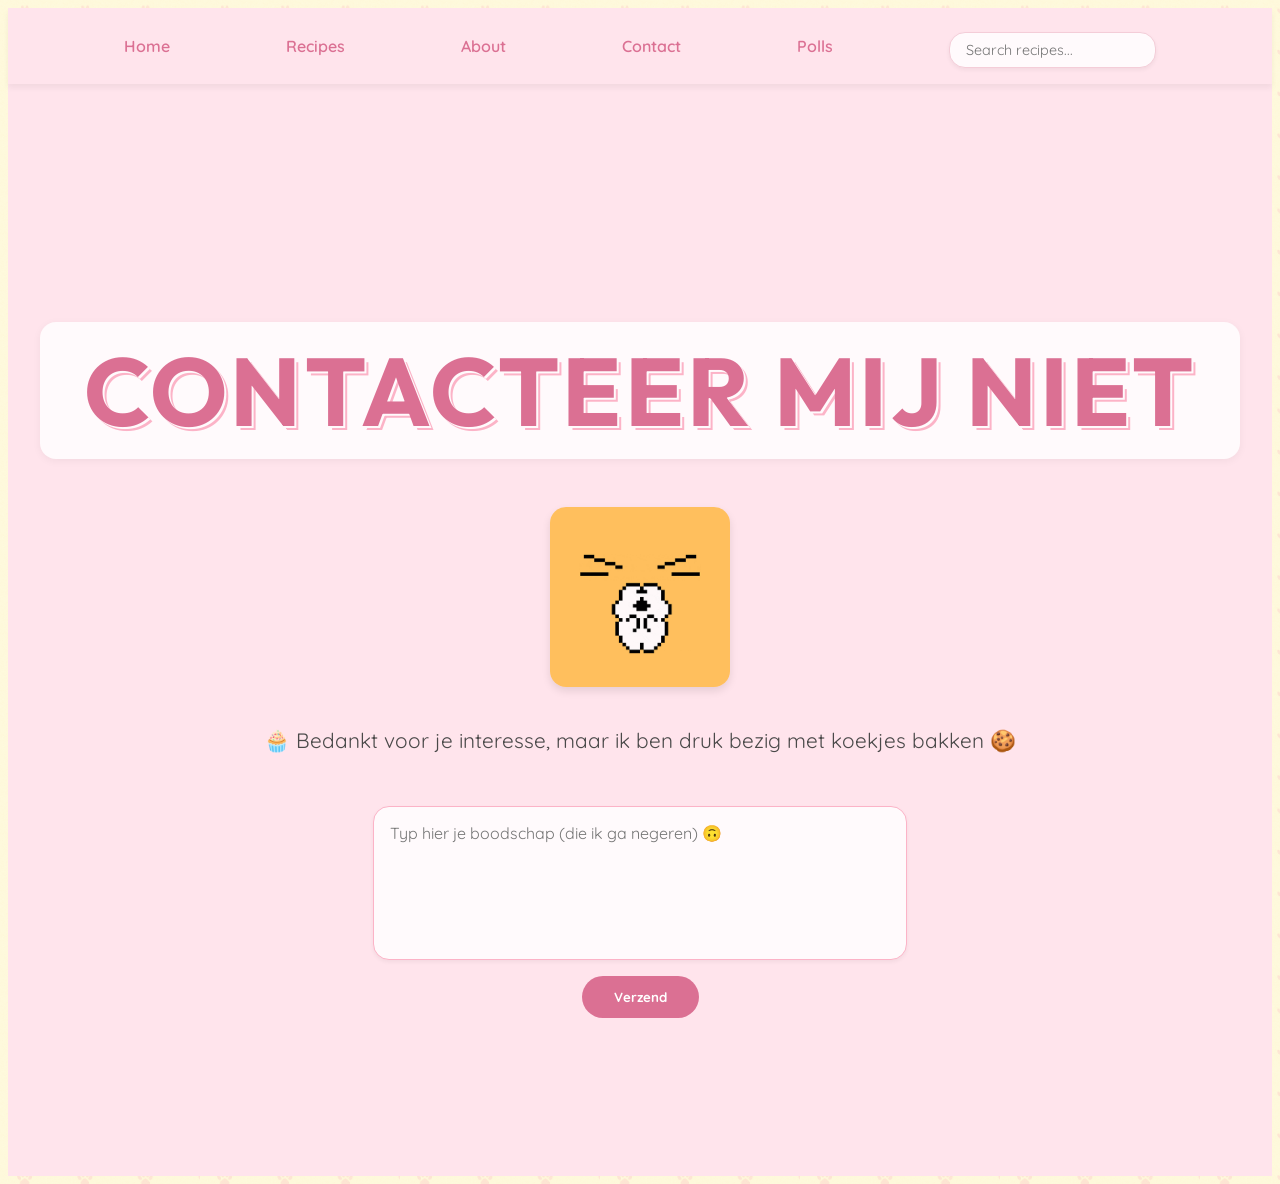
<file: contact.html>
<!DOCTYPE html>
<html lang="nl">
<head>
  <meta charset="UTF-8" />
  <title>Contact – Niet Dus</title>
  <link rel="stylesheet" href="style.css" />
  <link rel="icon" type="image/png" href="images/icon2.png" />
  <link href="https://fonts.googleapis.com/css2?family=Quicksand&family=Outfit&display=swap" rel="stylesheet">
  <meta name="viewport" content="width=device-width, initial-scale=1.0" />
</head>

<body>
  <!-- 🍓 Navigation -->
  <nav class="navbar">
    <ul class="nav-bar-content">
      <li><a href="index.html">Home</a></li>
      <li><a href="index.html#recipes">Recipes</a></li>
      <li><a href="index.html#about">About</a></li>
      <li><a href="contact.html">Contact</a></li>
      <li><a href="polls.html">Polls</a></li>
      <li>
        <form class="nav-search-form" action="index.html" methode="GET">
          <input type="text" id="searchInput" name="search" placeholder="Search recipes..."/>
        </form>
      </li>
    </ul>
  </nav>

  <!-- 🚫 CONTACTEER MIJ NIET -->
  <section class="no-contact">
    <h1>CONTACTEER MIJ NIET</h1>
    <img src="images/bunny.gif" alt="boze bunny" class="bunny-gif" />
    <p>🧁 Bedankt voor je interesse, maar ik ben druk bezig met koekjes bakken 🍪</p>
    <form class="fake-form">
        <textarea placeholder="Typ hier je boodschap (die ik ga negeren) 🙃"></textarea>
        <button id="escape-button">Verzend</button>
      </form>
    </section>
  </section>
  <script>
    const btn = document.getElementById('escape-button');

    btn.addEventListener('mouseover', () => {
      const maxX = window.innerWidth - btn.offsetWidth;
      const maxY = window.innerHeight - btn.offsetHeight;
      const randomX = Math.floor(Math.random() * maxX);
      const randomY = Math.floor(Math.random() * maxY);

      btn.style.position = 'absolute';
      btn.style.left = randomX + 'px';
      btn.style.top = randomY + 'px';
    });
  </script>
</body>
</html>
</file>
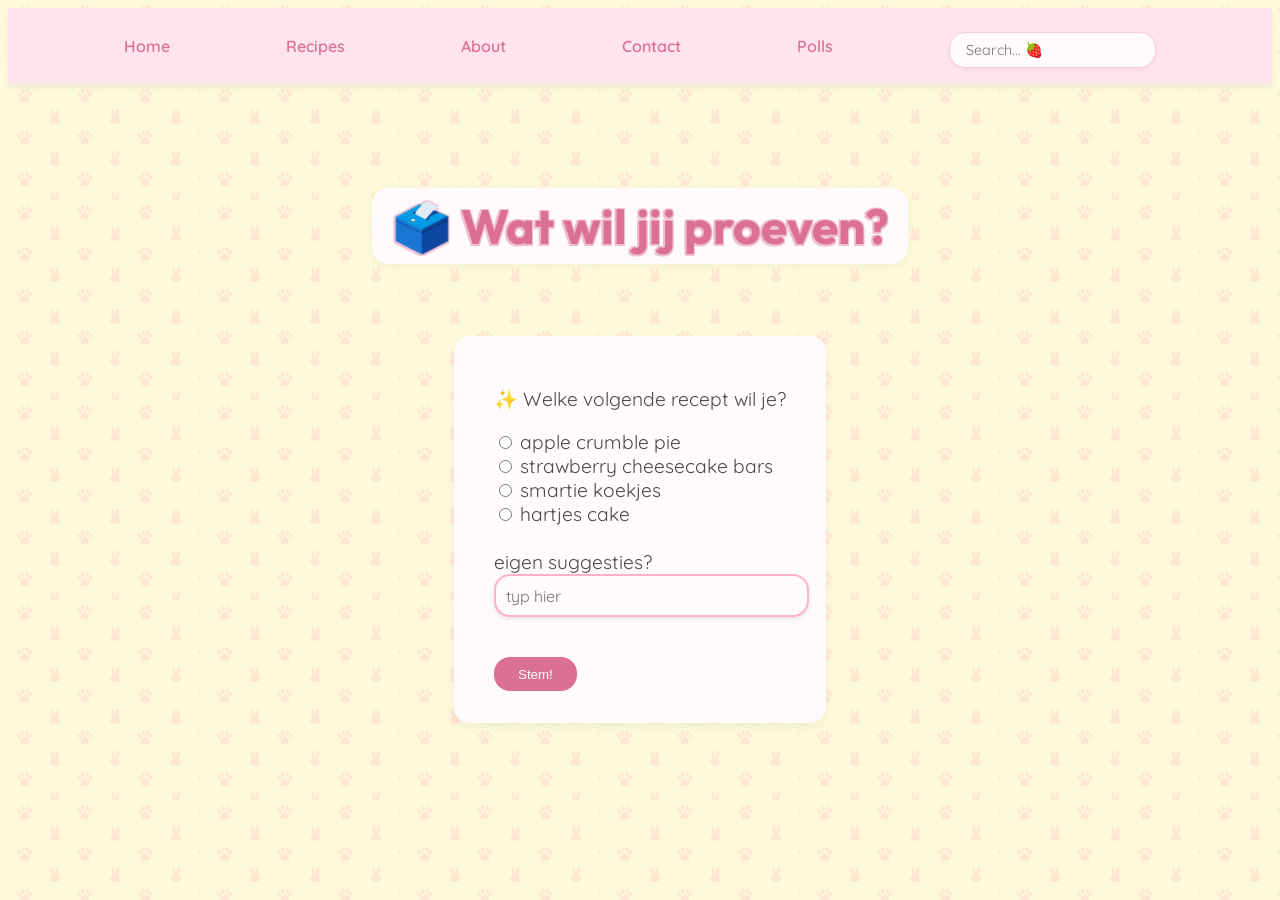
<file: polls.html>
<!DOCTYPE html>
<html lang="nl">
<head>
  <meta charset="UTF-8">
  <title>Polls jouw mening telt (soms)</title>
  <link rel="stylesheet" href="style.css" />
  <link rel="icon" type="image/png" href="images/icon2.png" />
  <link href="https://fonts.googleapis.com/css2?family=Quicksand&family=Outfit&display=swap" rel="stylesheet">
</head>
<body>

<nav class="navbar">
  <ul class="nav-bar-content">
    <li><a href="index.html">Home</a></li>
    <li><a href="index.html#recipes">Recipes</a></li>
    <li><a href="index.html#about">About</a></li>
    <li><a href="contact.html">Contact</a></li>
    <li><a href="polls.html">Polls</a></li>
    <li>
      <form class="nav-search-form" action="index.html" method="GET">
        <input type="text" id="searchInput" name="search" placeholder="Search... 🍓">
      </form>
    </li>
  </ul>
</nav>

<section class="polls">
  <h1>🗳️ Wat wil jij proeven?</h1>

  <div class="poll-box">
    <form id="poll-form">
        <p>✨ Welke volgende recept wil je?</p>
        <label><input type="radio" name="recipe" value="apple pie"> apple crumble pie</label><br>
        <label><input type="radio" name="recipe" value="cheesecake"> strawberry cheesecake bars</label><br>
        <label><input type="radio" name="recipe" value="smartie koekjes"> smartie koekjes</label><br>
        <label><input type="radio" name="recipe" value="hartjes cake"> hartjes cake</label><br><br>
        <label for="custom"> eigen suggesties?</label><br>
        <input type="text" id="custom" name="custom" placeholder="typ hier"/> <br><br>
        <button type="submit">Stem!</button>
    </form>
  </div>
  <div id="poll-result" style="display:none; margin-top: 2rem;"></div>
</section>

<script>
  const pollForm = document.getElementById('poll-form');
  const pollBox = document.querySelector('.poll-box');
  const resultBox = document.getElementById('poll-result');

  pollForm.addEventListener('submit', function(e) {
    e.preventDefault();

    // Clear previous content in result
    resultBox.innerHTML = "";

    // Find which radio button is checked
    let selected = "";
    if (pollForm.recipe.length) {
      for (let i = 0; i < pollForm.recipe.length; i++) {
        if (pollForm.recipe[i].checked) {
          selected = pollForm.recipe[i].value;
          break;
        }
      }
    } else {
      // If there's only one radio input, just check that
      if (pollForm.recipe && pollForm.recipe.checked) {
        selected = pollForm.recipe.value;
      }
    }

    // Get custom suggestion
    const custom = document.getElementById('custom').value.trim();

    // Final choice is either the radio selection or the custom text
    let finalChoice = selected;
    if (!selected && custom) {
      finalChoice = custom;
    }

    if (!finalChoice) {
      // No valid choice => show error, keep poll box visible
      resultBox.innerHTML = `<p>😅 Je moet iets kiezen of invullen!</p>`;
      resultBox.style.display = 'block';
      pollForm.style.display = 'block';
      pollBox.style.display = 'block'; // keep poll box visible
    } else {
      // Valid choice => hide poll box, show thank you message + GIF
      resultBox.innerHTML = `
        <img src="images/giphy.gif" alt="Thank you bunny"
             style="max-width: 200px; margin-bottom: 1rem;"/>
        <p>🎉 Bedankt voor je stem op <strong>${finalChoice}</strong>!</p>
      `;
      resultBox.style.display = 'block';
      pollForm.style.display = 'none';
      pollBox.style.display = 'none'; // HIDE the poll box => no white background left
    }
  });
</script>

  
</body>
</html>
</file>
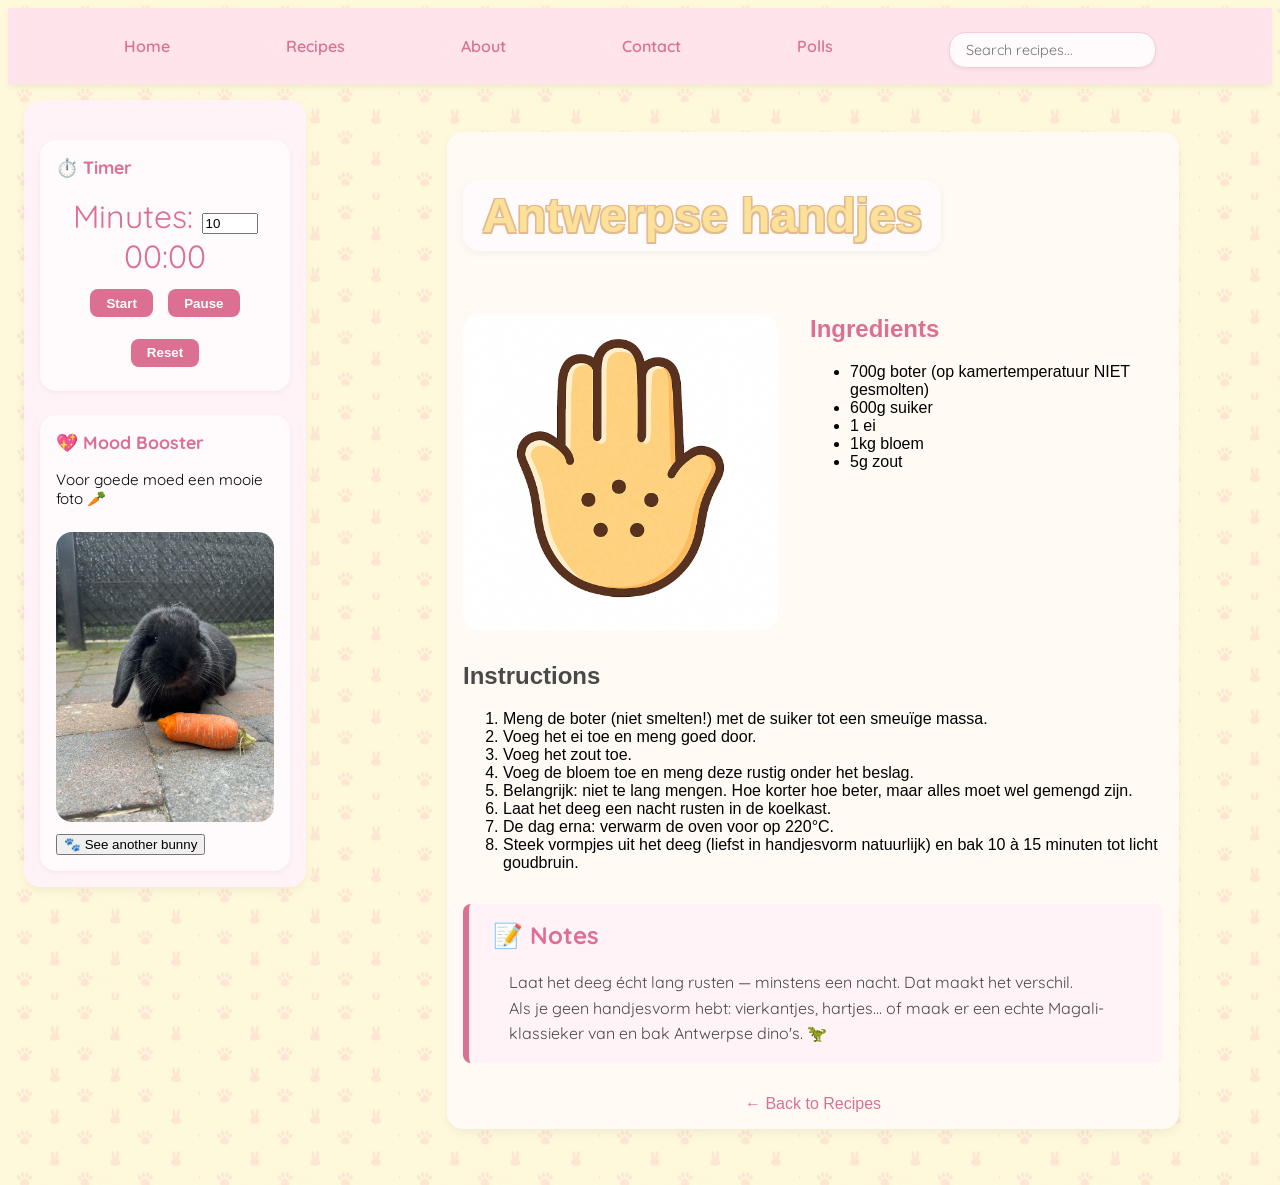
<file: recepten/antwerpse_handjes.html>
<!DOCTYPE html>
<html lang="en">
<head>
  <meta charset="UTF-8">
  <title>antwerpse handjes</title>
  <link rel="stylesheet" href="../style.css">
  <link href="https://fonts.googleapis.com/css2?family=Caveat&family=Quicksand&display=swap" rel="stylesheet">
  <link rel="icon" type="image/png" href="../images/icon2.png">
  <meta name="viewport" content="width=device-width, initial-scale=1.0">
</head>

<body>
  <!-- 🍓 Navigation Bar -->
  <header>
    <nav class="navbar">
      <ul class="nav-bar-content">
        <li><a href="../index.html">Home</a></li>
        <li><a href="../index.html">Recipes</a></li>
        <li><a href="../index.html">About</a></li>
        <li><a href="../contact.html">Contact</a></li>
        <li><a href="../polls.html">Polls</a></li>
        <li>
          <form class="nav-search-form" action="../index.html" methode="GET">
            <input type="text" id="searchInput" name="search" placeholder="Search recipes..."/>
          </form>
        </li>
      </ul>
    </nav>
  </header>

  <!-- 🍰 Layout: Sidebar + Main Content -->
  <div class="layout">

    <!-- ⏱️ Timer in Sidebar -->
    <aside class="sidebar">
      <section class="sidebar-box">
        <h3>⏱️ Timer</h3>
        <div class="timer">
          <label for="minutes">Minutes:</label>
          <input type="number" id="minutes" min="1" max="240" value="10">
          <div id="time-display">10:00</div>
          <div class="timer-buttons">
            <button onclick="startCountdown()">Start</button>
            <button onclick="pauseCountdown()">Pause</button>
            <button onclick="resetCountdown()">Reset</button>
          </div>
        </div>
      </section>
      <section class="sidebar-box" id="mood-booster">
        <h3>💖 Mood Booster</h3>
        <p>Voor goede moed een mooie foto  🥕</p>
        <img id="bunny-img" src="" alt="Cute bunny" style="width:100%; border-radius: 1rem; margin-top: 0.5rem;">
        <button onclick="showAnotherBunny()" style="margin-top: 0.5rem;">🐾 See another bunny</button>
      </section>
    </aside>

    <!-- 🧁 Main Recipe Content -->
    <main class="recipe-page">
      <h1>Antwerpse handjes</h1>

      <div class="recipe-layout">
        <img src="../images/antwerpse_handjes.png" class="recipe-photo" alt="Antwerpse handjes">

        <div class="recipe-details">
          <h2>Ingredients</h2>
          <ul>
            <li>700g boter (op kamertemperatuur NIET gesmolten)</li>
            <li>600g suiker</li>
            <li>1 ei</li>
            <li>1kg bloem</li>
            <li>5g zout</li>
          </ul>
        </div>
      </div>

      <h2>Instructions</h2>
      <ol>
        <li>Meng de boter (niet smelten!) met de suiker tot een smeuïge massa.</li>
        <li>Voeg het ei toe en meng goed door.</li>
        <li>Voeg het zout toe.</li>
        <li>Voeg de bloem toe en meng deze rustig onder het beslag.</li>
        <li>Belangrijk: niet te lang mengen. Hoe korter hoe beter, maar alles moet wel gemengd zijn.</li>
        <li>Laat het deeg een nacht rusten in de koelkast.</li>
        <li>De dag erna: verwarm de oven voor op 220°C.</li>
        <li>Steek vormpjes uit het deeg (liefst in handjesvorm natuurlijk) en bak 10 à 15 minuten tot licht goudbruin.</li>
      </ol>

      <section class="recipe-notes">
        <h2>📝 Notes</h2>
        <p>
            Laat het deeg écht lang rusten — minstens een nacht. Dat maakt het verschil.  
            <br>Als je geen handjesvorm hebt: vierkantjes, hartjes... of maak er een echte Magali-klassieker van en bak Antwerpse dino's. 🦖
          
        </p>
      </section>

      <a href="../index.html" class="back-link">← Back to Recipes</a>
    </main>

  </div>

  <!-- ⏲️ Countdown Timer JavaScript -->
  <script>
    let countdownTimer;
    let remainingSeconds = 0;
    let running = false;

    function updateTimeDisplay() {
      const minutes = String(Math.floor(remainingSeconds / 60)).padStart(2, '0');
      const seconds = String(remainingSeconds % 60).padStart(2, '0');
      document.getElementById('time-display').textContent = `${minutes}:${seconds}`;
    }

    function startCountdown() {
      if (running) return;

      const minutesInput = document.getElementById('minutes');
      if (remainingSeconds === 0) {
        remainingSeconds = parseInt(minutesInput.value) * 60;
      }

      running = true;
      countdownTimer = setInterval(() => {
        remainingSeconds--;
        updateTimeDisplay();

        if (remainingSeconds <= 0) {
          clearInterval(countdownTimer);
          running = false;
          alert("⏰ Time's up!");
        }
      }, 1000);
    }

    function pauseCountdown() {
      clearInterval(countdownTimer);
      running = false;
    }

    function resetCountdown() {
      pauseCountdown();
      remainingSeconds = parseInt(document.getElementById('minutes').value) * 60;
      updateTimeDisplay();
    }

    document.addEventListener("DOMContentLoaded", updateTimeDisplay);
  </script>

<script>
  document.addEventListener("DOMContentLoaded", () => {
    const bunnyImages = [
      "../bunnies/bun.JPG",
      "../bunnies/bun1.JPG",
      "../bunnies/bun3.PNG",
      "../bunnies/bun4.JPG",
      "../bunnies/bun5.JPG",
      "../bunnies/bun6.JPG",
      "../bunnies/bun7.JPG",
      "../bunnies/bun8.JPG",
      "../bunnies/bun9.JPG",
      "../bunnies/bun10.jpg"
    ];

    function showAnotherBunny() {
      const bunnyImg = document.getElementById("bunny-img");
      const currentSrc = bunnyImg.src;
      let newSrc;

      do {
        const randomIndex = Math.floor(Math.random() * bunnyImages.length);
        newSrc = bunnyImages[randomIndex];
      } while (bunnyImg.src.includes(newSrc) && bunnyImages.length > 1);

      bunnyImg.src = newSrc;
    }

    // Show a random bunny on page load
    showAnotherBunny();

    // Make the function accessible to the button's onclick
    window.showAnotherBunny = showAnotherBunny;
  });
</script>



</body>
</html>
</file>
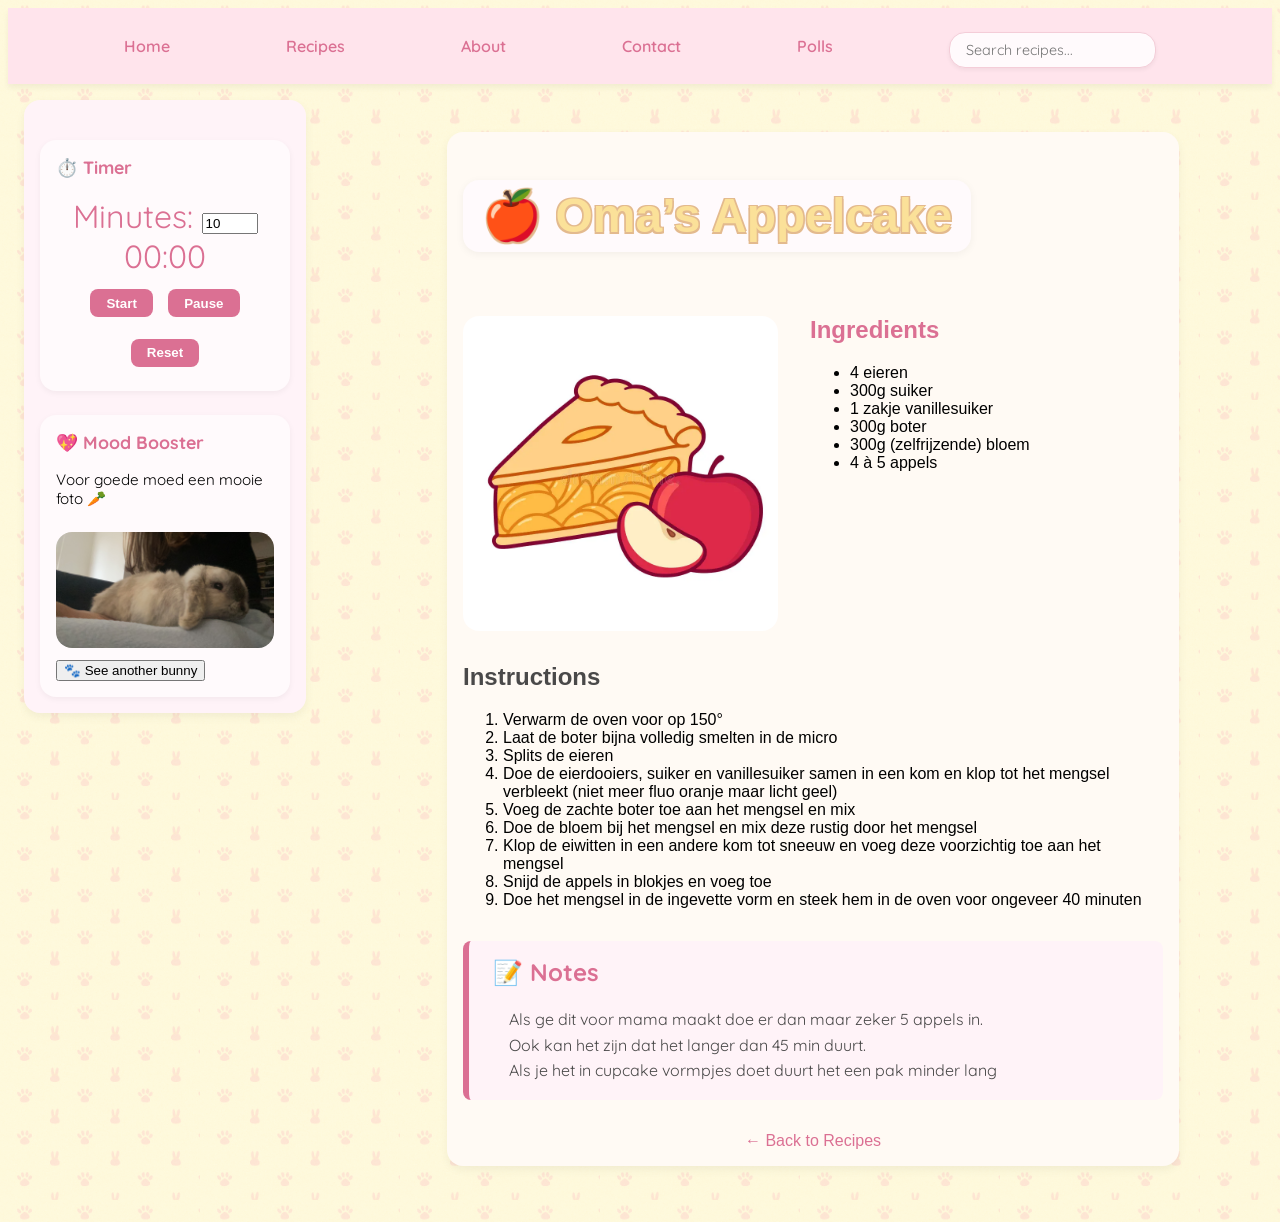
<file: recepten/appelcake.html>
<!DOCTYPE html>
<html lang="en">
<head>
  <meta charset="UTF-8">
  <title>🍎 Oma’s Appelcake</title>
  <link rel="stylesheet" href="../style.css">
  <link href="https://fonts.googleapis.com/css2?family=Caveat&family=Quicksand&display=swap" rel="stylesheet">
  <link rel="icon" type="image/png" href="../images/icon2.png">
  <meta name="viewport" content="width=device-width, initial-scale=1.0">
</head>

<body>
  <!-- 🍓 Navigation Bar -->
  <header>
    <nav class="navbar">
      <ul class="nav-bar-content">
        <li><a href="../index.html">Home</a></li>
        <li><a href="../index.html#recipes">Recipes</a></li>
        <li><a href="../index.html#about">About</a></li>
        <li><a href="../contact.html">Contact</a></li>
        <li><a href="../polls.html">Polls</a></li>
        <li>
          <form class="nav-search-form" action="../index.html" methode="GET">
            <input type="text" id="searchInput" name="search" placeholder="Search recipes..."/>
          </form>
        </li>
      </ul>
    </nav>
  </header>

  <!-- 🍰 Layout: Sidebar + Main Content -->
  <div class="layout">

    <!-- ⏱️ Timer in Sidebar -->
    <aside class="sidebar">
      <section class="sidebar-box">
        <h3>⏱️ Timer</h3>
        <div class="timer">
          <label for="minutes">Minutes:</label>
          <input type="number" id="minutes" min="1" max="240" value="10">
          <div id="time-display">10:00</div>
          <div class="timer-buttons">
            <button onclick="startCountdown()">Start</button>
            <button onclick="pauseCountdown()">Pause</button>
            <button onclick="resetCountdown()">Reset</button>
          </div>
        </div>
      </section>
      <section class="sidebar-box" id="mood-booster">
        <h3>💖 Mood Booster</h3>
        <p>Voor goede moed een mooie foto  🥕</p>
        <img id="bunny-img" src="" alt="Cute bunny" style="width:100%; border-radius: 1rem; margin-top: 0.5rem;">
        <button onclick="showAnotherBunny()" style="margin-top: 0.5rem;">🐾 See another bunny</button>
      </section>
    </aside>

    <!-- 🧁 Main Recipe Content -->
    <main class="recipe-page">
      <h1>🍎 Oma’s Appelcake</h1>

      <div class="recipe-layout">
        <img src="../images/appelcake.webp" class="recipe-photo" alt="Oma’s appelcake">

        <div class="recipe-details">
          <h2>Ingredients</h2>
          <ul>
            <li>4 eieren</li>
            <li>300g suiker</li>
            <li>1 zakje vanillesuiker</li>
            <li>300g boter</li>
            <li>300g (zelfrijzende) bloem</li>
            <li>4 à 5 appels</li>
          </ul>
        </div>
      </div>

      <h2>Instructions</h2>
      <ol>
        <li>Verwarm de oven voor op 150°</li>
        <li>Laat de boter bijna volledig smelten in de micro</li>
        <li>Splits de eieren</li>
        <li>Doe de eierdooiers, suiker en vanillesuiker samen in een kom en klop tot het mengsel verbleekt (niet meer fluo oranje maar licht geel)</li>
        <li>Voeg de zachte boter toe aan het mengsel en mix</li>
        <li>Doe de bloem bij het mengsel en mix deze rustig door het mengsel</li>
        <li>Klop de eiwitten in een andere kom tot sneeuw en voeg deze voorzichtig toe aan het mengsel</li>
        <li>Snijd de appels in blokjes en voeg toe</li>
        <li>Doe het mengsel in de ingevette vorm en steek hem in de oven voor ongeveer 40 minuten</li>
      </ol>

      <section class="recipe-notes">
        <h2>📝 Notes</h2>
        <p>
          Als ge dit voor mama maakt doe er dan maar zeker 5 appels in. 
          <br>Ook kan het zijn dat het langer dan 45 min duurt.
          <br>Als je het in cupcake vormpjes doet duurt het een pak minder lang
        </p>
      </section>

      <a href="../index.html" class="back-link">← Back to Recipes</a>
    </main>

  </div>

  <!-- ⏲️ Countdown Timer JavaScript -->
  <script>
    let countdownTimer;
    let remainingSeconds = 0;
    let running = false;

    function updateTimeDisplay() {
      const minutes = String(Math.floor(remainingSeconds / 60)).padStart(2, '0');
      const seconds = String(remainingSeconds % 60).padStart(2, '0');
      document.getElementById('time-display').textContent = `${minutes}:${seconds}`;
    }

    function startCountdown() {
      if (running) return;

      const minutesInput = document.getElementById('minutes');
      if (remainingSeconds === 0) {
        remainingSeconds = parseInt(minutesInput.value) * 60;
      }

      running = true;
      countdownTimer = setInterval(() => {
        remainingSeconds--;
        updateTimeDisplay();

        if (remainingSeconds <= 0) {
          clearInterval(countdownTimer);
          running = false;
          alert("⏰ Time's up!");
        }
      }, 1000);
    }

    function pauseCountdown() {
      clearInterval(countdownTimer);
      running = false;
    }

    function resetCountdown() {
      pauseCountdown();
      remainingSeconds = parseInt(document.getElementById('minutes').value) * 60;
      updateTimeDisplay();
    }

    document.addEventListener("DOMContentLoaded", updateTimeDisplay);
  </script>

<script>
  document.addEventListener("DOMContentLoaded", () => {
    const bunnyImages = [
      "../bunnies/bun.JPG",
      "../bunnies/bun1.JPG",
      "../bunnies/bun3.PNG",
      "../bunnies/bun4.JPG",
      "../bunnies/bun5.JPG",
      "../bunnies/bun6.JPG",
      "../bunnies/bun7.JPG",
      "../bunnies/bun8.JPG",
      "../bunnies/bun9.JPG",
      "../bunnies/bun10.jpg"
    ];

    function showAnotherBunny() {
      const bunnyImg = document.getElementById("bunny-img");
      const currentSrc = bunnyImg.src;
      let newSrc;

      do {
        const randomIndex = Math.floor(Math.random() * bunnyImages.length);
        newSrc = bunnyImages[randomIndex];
      } while (bunnyImg.src.includes(newSrc) && bunnyImages.length > 1);

      bunnyImg.src = newSrc;
    }

    // Show a random bunny on page load
    showAnotherBunny();

    // Make the function accessible to the button's onclick
    window.showAnotherBunny = showAnotherBunny;
  });
</script>



</body>
</html>
</file>
<file: style.css>
/* HOOFDPAGINA*/
body {
    background-color: #fff8dc; /* soft base */
    background-image: url('images/bunny_background.png'); /* or bg-dots.png etc */
    background-repeat: repeat;
    background-size: 200px; /* smaller = more playful */
    font-family: 'Outfit', sans-serif;
  }
  
  
  

/* NAVIGATIEBAR*/
.navbar {
    background-color: #ffe4ec;
    padding: 1rem 2rem;
    position: sticky;
    top: 0;
    z-index: 1000;
    box-shadow: 0 4px 6px rgba(0,0,0,0.05);
    padding: 1rem 2rem;
    display: flex;
    justify-content: space-between;
    align-items: center;
    flex-wrap: wrap;

}

.nav-bar-content {
    list-style: none;
    display: flex;
    gap: 2rem;
    align-items: center;
    justify-content: space-evenly;
    width: 100%;
    margin: 0;
    padding: 0;
  }
  

.navbar a {
    color: palevioletred;
    font-weight:600;
    text-decoration: none;
    font-family: 'Quicksand',sans-serif;
    transition: color 0.3s ease;
}

.navbar a:hover {
    color: #f82f7d;
}

.nav-search-form{
    margin-top: 0.5rem;
    flex-shrink: 0;
    display:flex;
}

#searchInput {
    padding: 0.5rem 1rem;
    border-radius: 1rem;
    border: 1px solid #f4cdd8;
    background-color: #fffafc;
    font-family: 'Quicksand', sans-serif;
    font-size: 0.9rem;
    color: palevioletred;
    box-shadow: 0 2px 4px rgba(0, 0, 0, 0.05);
    transition: 0.2s ease;
  }
  
  #searchInput:focus {
    outline: none;
    box-shadow: 0 0 0 3px #ffeaf2;
  }
/* TITELS HOOFDPAGINA*/
.title-wrapper {
    text-align: center;
  }
  
  h1 {
    font-family: 'Outfit', sans-serif;
    font-size: 3.5rem;
    color: #fcddec; /* light pink inside */
    text-align: center;
    display: inline-block;
    padding: 0.5rem 1.2rem;
    border-radius: 1rem;
    background-color: #fffafc;
    box-shadow: 0 2px 8px rgba(0,0,0,0.05);
  
    /* 🎨 Soft dark outline */
    text-shadow:
      1.5px 1.5px 0 #eebfd1,
      -1.5px 1.5px 0 #eebfd1,
      1.5px -1.5px 0 #eebfd1,
      -1.5px -1.5px 0 #eebfd1;
  }
  

h2{
    color:#4a4949;
}

/*RECEPTJES OP HOOFDPAGINA*/

.recipe-grid {
    display: grid;
    max-width: 1000px;
    margin: 0 auto;
    padding:1rem;
    grid-template-columns: repeat(auto-fit,minmax(150px,1fr));
    gap: 2rem;
    list-style: none;
}

.recipe-grid li {
    text-align: center;
    background: pink;
    padding: 1rem;
    border-radius: 1rem;
    box-shadow: 0 4px 6px rgba(0,0,0,0.1);
    transition: transform 0.3s ease;
}
.recipe-grid img {
    width: 100%;
    height: auto;
    border-radius: 0.5rem;
    object-fit: cover;
 }

.recipe-grid a {
    display: block;
    margin-top: 0.5rem;
    color: palevioletred;
    font-weight: 600;
    text-decoration: none;
    transition: color 0.3s ease;
  }
.recipe-grid a:hover {
    color: #f82f7d;
    text-decoration: underline;
  }


/* SORT CONTROLS*/
.sort-controls {
  text-align: right;
  color: #4a4949;
  margin-bottom: 1rem;
  font-family: 'Quicksand', sans-serif;
}

.sort-controls select {
  padding: 0.5rem;
  font-family: 'Quicksand', sans-serif;
  border-radius: 0.5rem;
  border: 1px solid #ccc;
  background-color: #fff3f8;
  color: palevioletred;
  font-family: 'Quicksand', sans-serif;
}
/* EMOJIS*/
.emoji-badges {
    margin-top: 0.5rem;
    font-size: 1.2rem;
    text-align: center;
    letter-spacing: 0.5rem;
}
  
/*RECEPT PAGINA*/
.recipe-page {
    max-width: 700px;
    margin: 2rem auto;
    padding: 1rem;
    background: #fffaf4;
    border-radius: 1rem;
    box-shadow: 0 4px 10px rgba(0,0,0,0.05);
}
  
.recipe-page h1 {
    color: #fbe199;
    text-align: center;
    font-family: 'Quicksand', sans-serif;
    font-size: 3rem;
    text-shadow:
    1.5px 1.5px 0 #e3ba8e,
      -1.5px 1.5px 0 #e3ba8e,
      1.5px -1.5px 0 #e3ba8e,
      -1.5px -1.5px 0 #e3ba8e;
    font-family: 'Outfit', sans-serif;
}

  
.back-link {
    display: block;
    text-align: center;
    margin-top: 2rem;
    color: palevioletred;
    text-decoration: none;
}
  
.back-link:hover {
    color: #f82f7d;
}

.recipe-layout {
    display: flex;
    gap: 2rem;
    align-items: flex-start;
    margin: 2rem 0;
    flex-wrap: wrap; 
}
  
.recipe-photo {
    width: 45%;
    border-radius: 1rem;
    object-fit: cover;
    max-width: 400px;
}
  
.recipe-details {
    flex: 1;
    min-width: 250px;
}
  
.recipe-details h2 {
    margin-top: 0;
    color: palevioletred;
}

.recipe-details p{
    white-space: nowrap;

}
  
.recipe-notes {
    background-color: #fff3f8;
    padding: 1rem 1.5rem;
    margin-top: 2rem;
    border-left: 6px solid palevioletred;
    border-radius: 0.5rem;
    font-family: 'Quicksand', sans-serif;
}
  
.recipe-notes h2 {
    margin-top: 0;
    color: palevioletred;
    font-size: 1.5rem;
}
  
.recipe-notes p {
    margin: 0.5rem 0 0 0;
    padding-left: 1rem;
    line-height: 1.6;
    color: #4a4949;
}
 /* SIDEBAR TIMER */

.layout{
    display: flex;
    flex-direction: row;
    align-items: flex-start;
    gap: 2rem;
    max-width: 1400px;
    margin: 0 auto;
    padding: 1rem;

 }
.sidebar{
    flex: 0 0 250px;
    padding: 1rem;
    background: #fff3f8;
    border-radius: 1rem;
    font-family: 'Quicksand', sans-serif;
    max-width: 250px;
    margin-right: 2rem;
    box-shadow: 0 4px 10px rgba(0, 0, 0, 0.05);
    position: sticky;
    top: 1rem;
    height: fit-content;
}
  
.timer{
    text-align: center;
    font-size: 2rem;
    margin-top: 1rem;
    color: palevioletred;
}

.timer-buttons button{
    margin: 0.5rem 0.2rem;
    padding: 0.4rem 1rem;
    border: none;
    background-color: palevioletred;
    color: white;
    border-radius: 0.5rem;
    cursor: pointer;
    font-weight: bold;
}

.timer-buttons button:hover {
    background-color: #f82f7d;
  }
  
/* SIDEBAR algemeen*/

.sidebar-box {
    background-color: #fffafc;
    padding: 1rem;
    border-radius: 1rem;
    margin-top: 1.5rem;
    box-shadow: 0 2px 6px rgba(0, 0, 0, 0.05);
    font-family: 'Quicksand', sans-serif;
    font-size: 0.95rem;
    transition: transform 0.2s ease;
  }
  .sidebar-box h3 {
    margin-top: 0;
    color: palevioletred;
  }
  
  .sidebar-box img:hover{
    transform: scale(1.03);
  }


  /* CONTACT*/

  .no-contact {
    background-color: #ffe4ec;
    padding: 6rem 2rem;
    text-align: center;
    min-height: 100vh;
    display: flex;
    flex-direction: column;
    justify-content: center;
  }
  
  .no-contact h1 {
    font-family: 'Outfit', sans-serif;
    font-size: 6rem;
    color: palevioletred;
    text-shadow: 2px 2px 0 #fffafc, 4px 4px 0 #fcb3c7;
    letter-spacing: 0.2rem;
    text-transform: uppercase;
    animation: bounce 1s ease-in-out infinite alternate;
    margin-bottom: 1rem;
  }
  
  .no-contact p {
    font-family: 'Quicksand', sans-serif;
    font-size: 1.3rem;
    color: #4a4949;
    margin-top: 0.5rem;
  }
  
  @keyframes bounce {
    0%   { transform: translateY(0); }
    100% { transform: translateY(-12px); }
  }

  .bunny-gif {
    max-width: 180px;
    margin: 2rem auto;
    display: block;
    border-radius: 1rem;
    box-shadow: 0 4px 8px rgba(0,0,0,0.1);
  }
  
  .fake-form {
    margin-top: 2rem;
    display: flex;
    flex-direction: column;
    align-items: center;
    gap: 1rem;
  }
  
  .fake-form textarea {
    width: 80%;
    max-width: 500px;
    height: 120px;
    border-radius: 1rem;
    padding: 1rem;
    border: 1px solid #fcb3c7;
    font-family: 'Quicksand', sans-serif;
    font-size: 1rem;
    resize: none;
    background-color: #fffafc;
    color: palevioletred;
    box-shadow: 0 2px 4px rgba(0,0,0,0.05);
  }
  
  .fake-form button {
    background-color: palevioletred;
    color: white;
    border: none;
    padding: 0.8rem 2rem;
    border-radius: 1.5rem;
    font-weight: bold;
    font-family: 'Quicksand', sans-serif;
    cursor: pointer;
    transition: 0.3s ease;
    position: relative;
  }
  
  /* POLLS */
  .polls {
    text-align: center;
    padding: 4rem 2rem;
    display: flex;
    flex-direction: column;
    align-items: center;
    justify-content: center;
  }
  
  .polls h1 {
    font-family: 'Outfit', sans-serif;
    font-size: 3rem;
    color: palevioletred;
  }
  
  #poll-form {
    font-family: 'Quicksand', sans-serif;
    font-size: 1.2rem;
    color: #4a4949;
  }
  
  #poll-form button {
    margin-top: 1rem;
    padding: 0.6rem 1.5rem;
    background-color: palevioletred;
    border: none;
    color: white;
    border-radius: 1rem;
    cursor: pointer;
  }

  .poll-box {
    background-color: #fffafc;
    padding: 2rem 2.5rem;
    border-radius: 1rem;
    box-shadow: 0 4px 10px rgba(0, 0, 0, 0.05);
    display: inline-block;
    margin-top: 2rem;
    text-align: left;
    font-family: 'Quicksand', sans-serif;
  }

  #custom{
    padding: 0.6rem;
    width: 100%;
    max-width: 500px;
    border-radius:1rem;
    border: 2px solid #fcb3c7;
    background-color: #fffafc;
    color:#4a4949;
    font-family: 'Quicksand', sans-serif;
    font-size: 1rem;
    transition: all 0.3s ease;
    box-shadow: 0 2px 4px rgba(0, 0, 0, 0.1);

  }

  #poll-result {
    background: transparent; /* No background */
    border: none;            /* No border */
    box-shadow: none;        /* No shadow */
    padding: 0;              /* Remove extra padding if any */
  }
  
/* SPOTLIGHT SECTION - full width background, centered content */
.spotlight {
  width: 100%;
  background: rgba(255, 234, 240, 0.7); /* A light, translucent pastel; adjust as needed */
  padding: 2rem 1rem;
    transition: opacity 0.3s ease;
}
.spotlight[style*="display:none"]{
    opacity: 0;
}
.spotlight h2 {
  text-align: center;
  font-family: 'Outfit', sans-serif;
  font-size: 3rem;
  color: palevioletred;
  margin-bottom: 1rem;
  text-shadow: 2px 2px 0 #fffafc, 4px 4px 0 #fcb3c7;
  letter-spacing: 0.2rem;
  text-transform: uppercase;
}

/* Container for the spotlight recipe, centered with max width */
.spotlight-recipe {
  display: flex;
  flex-wrap: wrap;
  align-items: center;
  justify-content: center;
  max-width: 1400px;
  margin: 0 auto;
}

/* Spotlight image styling */
.spotlight-recipe img {
  width: 100%;
  max-width: 500px;
  border-radius: 1rem;
  margin: 1rem;
}

/* Text container for spotlight recipe */
.spotlight-text {
  max-width: 600px;
  margin: 1rem;
  text-align: left;
}

.spotlight-text h3 {
  font-family: 'Outfit', sans-serif;
  font-size: 2rem;
  color: palevioletred;
  margin-bottom: 0.5rem;
}

.spotlight-text p {
  font-family: 'Quicksand', sans-serif;
  font-size: 1.2rem;
  color: #4a4949;
  line-height: 1.6;
  margin-bottom: 1rem;
}

/* Button style (used in spotlight, consistent with your theme) */
.btn {
  background-color: palevioletred;
  color: white;
  padding: 0.6rem 1.5rem;
  text-decoration: none;
  border-radius: 1rem;
  font-family: 'Quicksand', sans-serif;
  font-weight: bold;
  transition: background-color 0.3s ease;
}

.btn:hover {
  background-color: #f82f7d;
}

/* OTHER RECIPES SECTION - centered grid with max-width */
.other-recipes {
  width: 100%;
  padding: 4rem 2rem;
  background: transparent; /* or adjust if you need a subtle background */
}

.other-recipes h2 {
  text-align: center;
  font-family: 'Outfit', sans-serif;
  font-size: 2.5rem;
  color: palevioletred;
  margin-bottom: 2rem;
}

.recipe-grid {
  display: grid;
  grid-template-columns: repeat(auto-fit, minmax(150px, 1fr));
  gap: 2rem;
  max-width: 1000px;
  margin: 0 auto;
}

/* ABOUT*/

.about {
  padding: 4rem 2rem;
  background-color: #fffafc;
  text-align: center;
}

.about h2 {
  font-family: 'Outfit', sans-serif;
  font-size: 2.5rem;
  color: palevioletred;
  margin-bottom: 2rem;
  text-shadow: 1px 1px 2px #eebfd1;
}

.about-content {
  display: flex;
  flex-wrap: wrap;
  justify-content: center;
  align-items: flex-start;
  gap: 2rem;
  max-width: 1000px;
  margin: 0 auto;
}

.about-image {
  width: 100%;
  max-width: 300px;
  border-radius: 1rem;
  box-shadow: 0 4px 8px rgba(0,0,0,0.1);
  object-fit: cover;
}

.about-text {
  max-width: 600px;
  text-align: left;
  font-family: 'Quicksand', sans-serif;
  font-size: 1.1rem;
  color: #4a4949;
  line-height: 1.7;
}

.about-text p {
  margin-bottom: 1.2rem;
}
</file>
